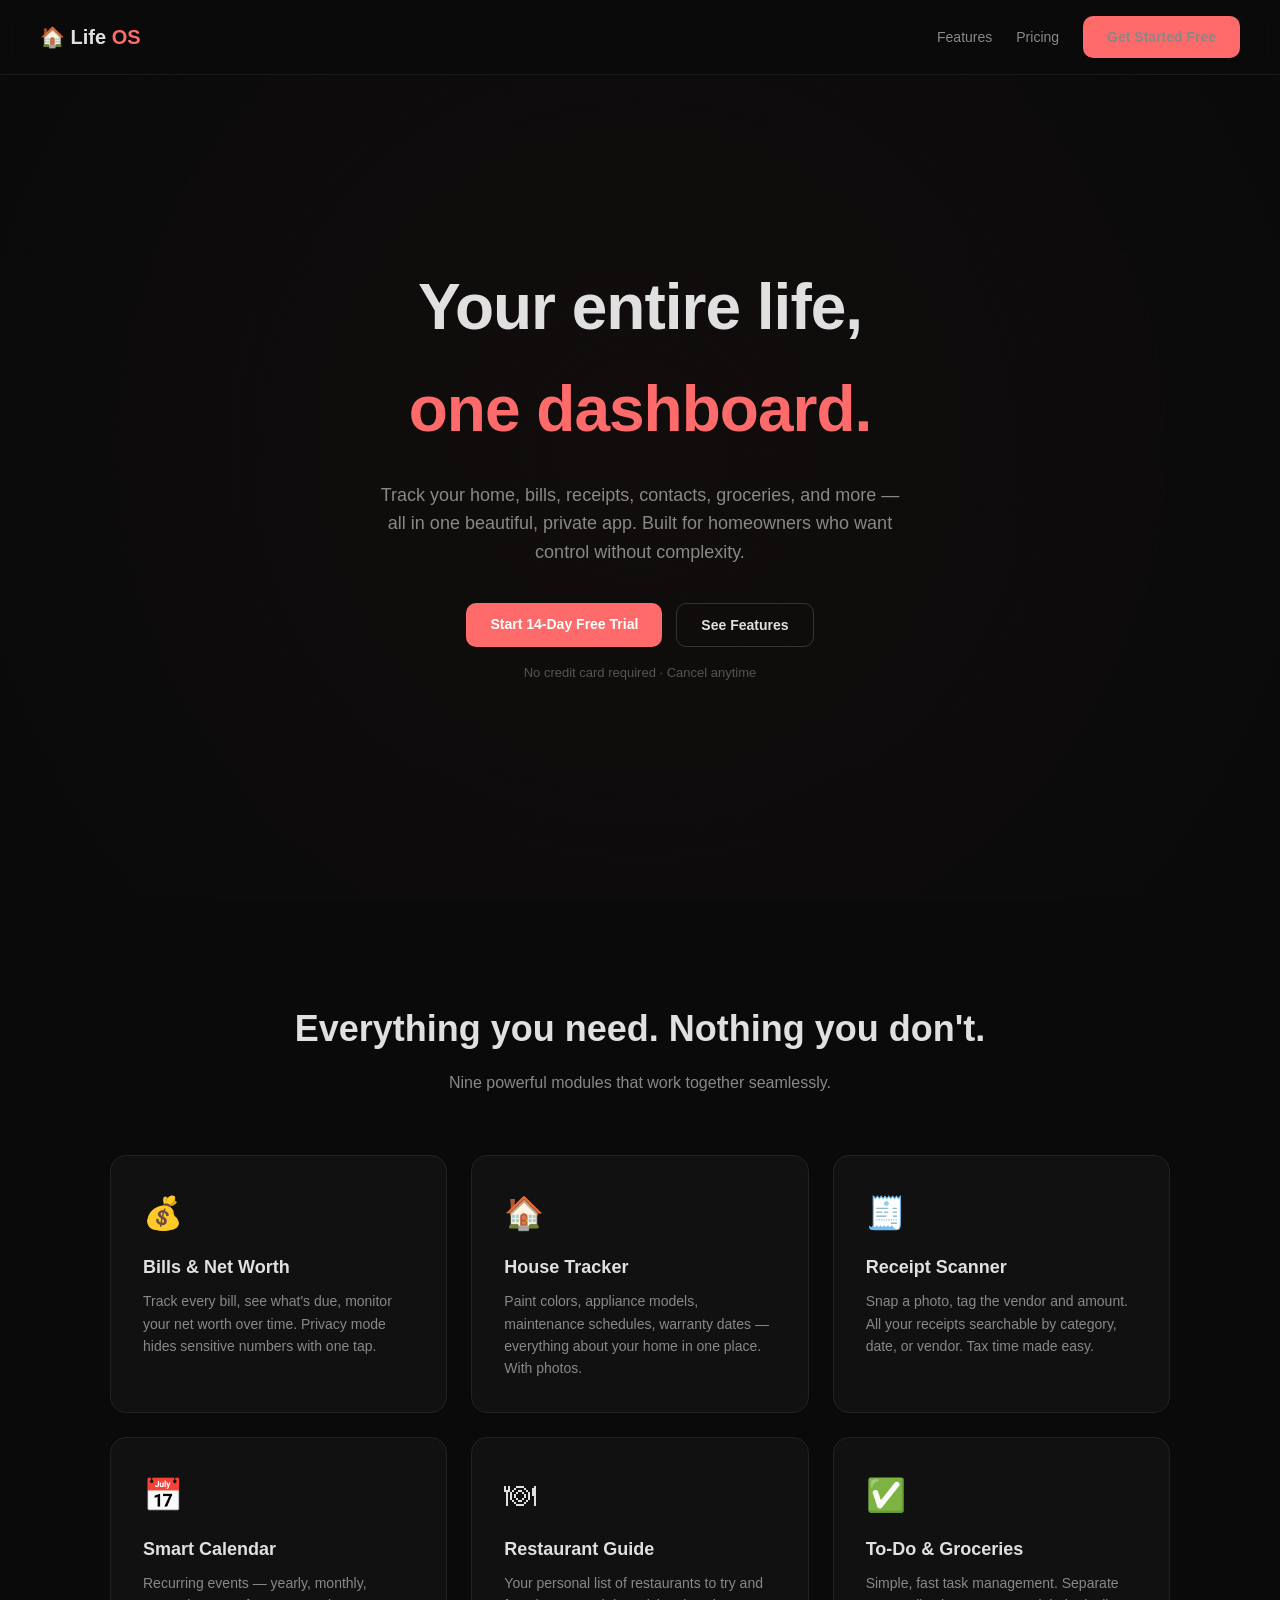
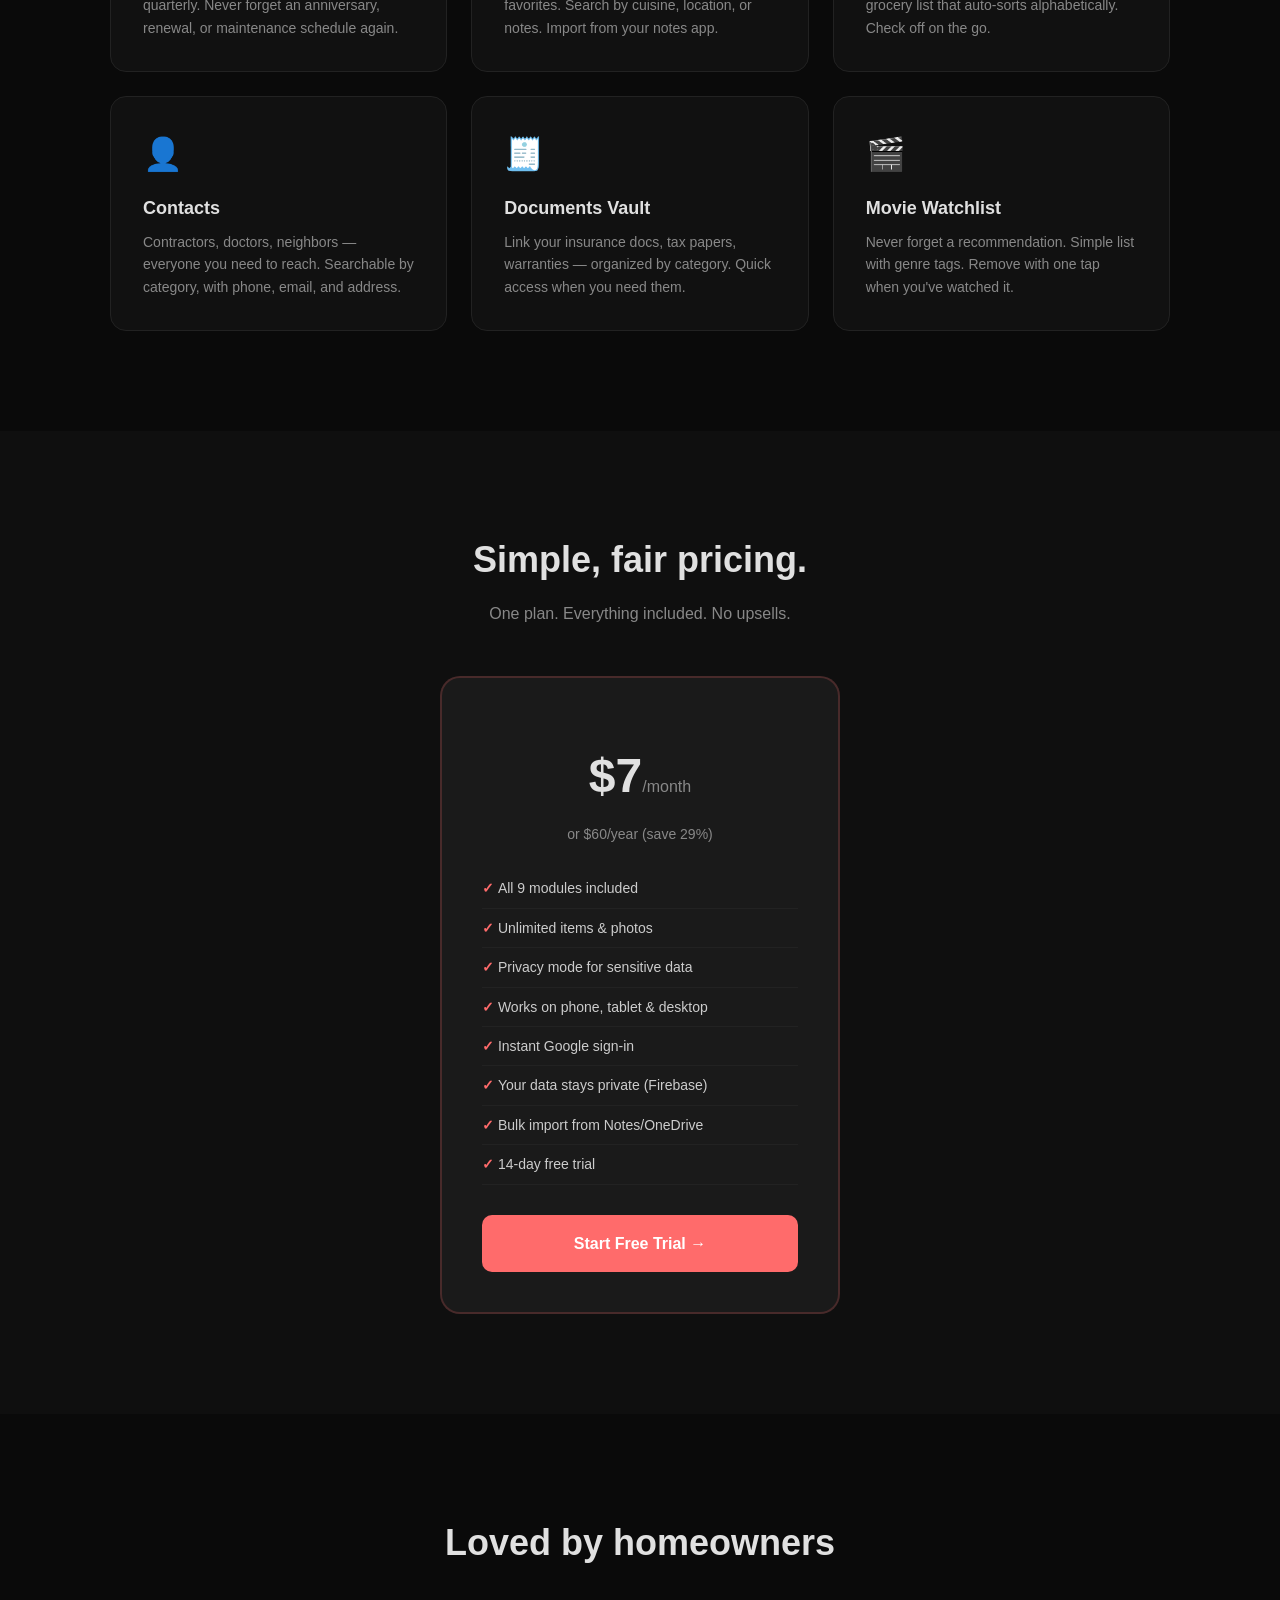
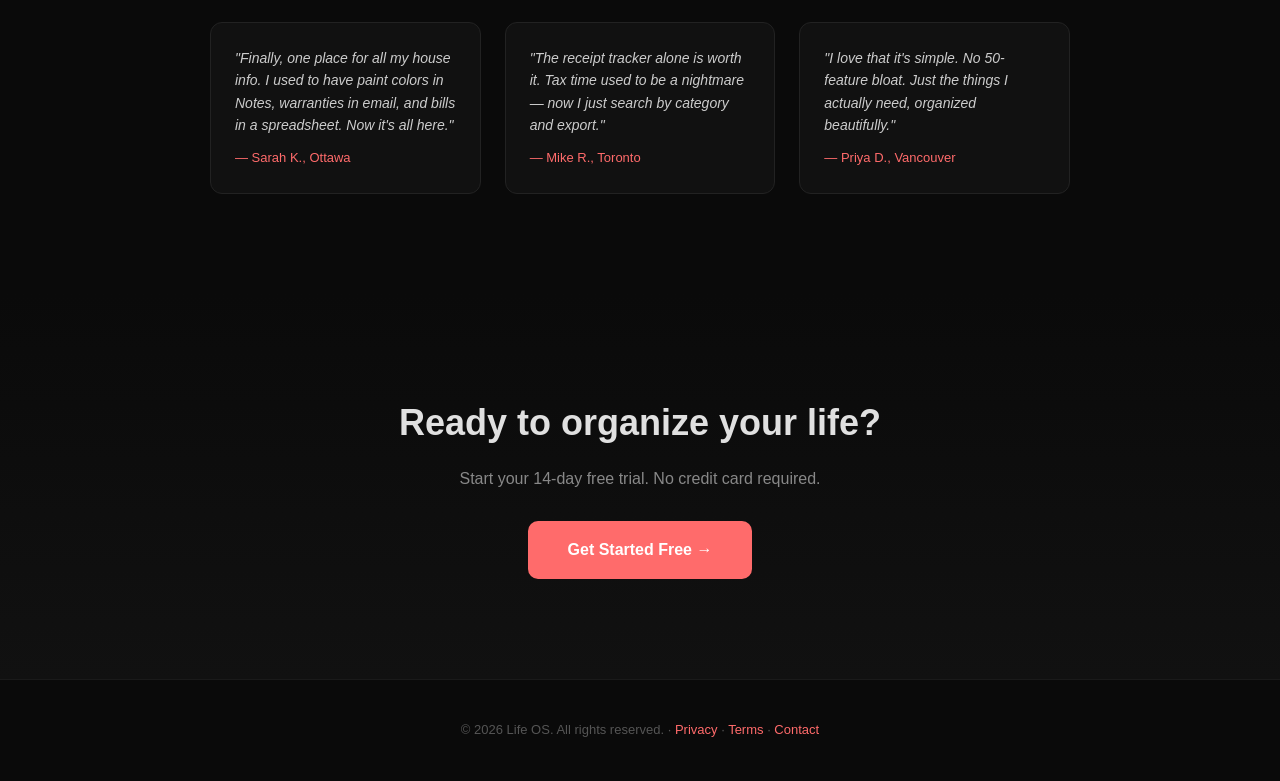
<file: landing.html>
<!DOCTYPE html>
<html lang="en">
<head>
<meta charset="UTF-8">
<meta name="viewport" content="width=device-width, initial-scale=1.0">
<title>Life OS — Your Life, Organized</title>
<meta name="description" content="The all-in-one personal dashboard for homeowners. Track bills, house maintenance, receipts, contacts, and more. 14-day free trial.">
<style>
* { margin: 0; padding: 0; box-sizing: border-box; }
body { font-family: -apple-system, BlinkMacSystemFont, 'Segoe UI', Roboto, sans-serif; background: #0a0a0a; color: #e0e0e0; line-height: 1.6; }
a { color: #ff6b6b; text-decoration: none; }
a:hover { text-decoration: underline; }

/* Nav */
.nav { position: fixed; top: 0; left: 0; right: 0; padding: 16px 40px; display: flex; justify-content: space-between; align-items: center; background: rgba(10,10,10,0.9); backdrop-filter: blur(10px); z-index: 100; border-bottom: 1px solid #1a1a1a; }
.nav-brand { font-size: 20px; font-weight: 700; }
.nav-brand span { color: #ff6b6b; }
.nav-links { display: flex; gap: 24px; align-items: center; }
.nav-links a { color: #888; font-size: 14px; }
.nav-links a:hover { color: #e0e0e0; text-decoration: none; }
.btn { display: inline-block; padding: 10px 24px; border-radius: 10px; font-size: 14px; font-weight: 600; cursor: pointer; transition: all 0.2s; border: none; }
.btn-primary { background: #ff6b6b; color: #fff; }
.btn-primary:hover { background: #ff5252; transform: translateY(-1px); text-decoration: none; }
.btn-secondary { background: transparent; border: 1px solid #333; color: #e0e0e0; }
.btn-secondary:hover { border-color: #ff6b6b; text-decoration: none; }

/* Hero */
.hero { min-height: 100vh; display: flex; align-items: center; justify-content: center; text-align: center; padding: 120px 20px 80px; position: relative; overflow: hidden; }
.hero::before { content: ''; position: absolute; top: -50%; left: -50%; width: 200%; height: 200%; background: radial-gradient(circle at 50% 50%, rgba(255,107,107,0.03) 0%, transparent 50%); }
.hero-content { max-width: 700px; position: relative; z-index: 1; }
.hero h1 { font-size: clamp(40px, 6vw, 64px); font-weight: 800; margin-bottom: 20px; letter-spacing: -1px; }
.hero h1 span { color: #ff6b6b; }
.hero p { font-size: 18px; color: #888; margin-bottom: 36px; max-width: 540px; margin-left: auto; margin-right: auto; }
.hero-cta { display: flex; gap: 14px; justify-content: center; flex-wrap: wrap; }
.hero-sub { font-size: 13px; color: #555; margin-top: 16px; }

/* Features */
.features { padding: 100px 20px; max-width: 1100px; margin: 0 auto; }
.features h2 { text-align: center; font-size: 36px; margin-bottom: 12px; }
.features .subtitle { text-align: center; color: #888; margin-bottom: 60px; font-size: 16px; }
.feature-grid { display: grid; grid-template-columns: repeat(auto-fit, minmax(300px, 1fr)); gap: 24px; }
.feature-card { background: #111; border: 1px solid #222; border-radius: 16px; padding: 32px; transition: border-color 0.2s; }
.feature-card:hover { border-color: #ff6b6b33; }
.feature-icon { font-size: 32px; margin-bottom: 14px; }
.feature-card h3 { font-size: 18px; margin-bottom: 8px; }
.feature-card p { font-size: 14px; color: #888; }

/* Pricing */
.pricing { padding: 100px 20px; background: #0f0f0f; }
.pricing h2 { text-align: center; font-size: 36px; margin-bottom: 12px; }
.pricing .subtitle { text-align: center; color: #888; margin-bottom: 50px; font-size: 16px; }
.pricing-card { max-width: 400px; margin: 0 auto; background: #1a1a1a; border: 2px solid #ff6b6b33; border-radius: 20px; padding: 40px; text-align: center; }
.pricing-card .price { font-size: 48px; font-weight: 800; margin: 20px 0 8px; }
.pricing-card .price span { font-size: 16px; color: #888; font-weight: 400; }
.pricing-card .period { font-size: 14px; color: #888; margin-bottom: 24px; }
.pricing-features { list-style: none; text-align: left; margin-bottom: 30px; }
.pricing-features li { padding: 8px 0; font-size: 14px; color: #ccc; border-bottom: 1px solid #222; }
.pricing-features li::before { content: '✓ '; color: #ff6b6b; font-weight: 700; }

/* Testimonials */
.testimonials { padding: 100px 20px; max-width: 900px; margin: 0 auto; }
.testimonials h2 { text-align: center; font-size: 36px; margin-bottom: 50px; }
.testimonial-grid { display: grid; grid-template-columns: repeat(auto-fit, minmax(250px, 1fr)); gap: 24px; }
.testimonial-card { background: #111; border: 1px solid #222; border-radius: 12px; padding: 24px; }
.testimonial-card p { font-size: 14px; color: #ccc; font-style: italic; margin-bottom: 12px; }
.testimonial-card .author { font-size: 13px; color: #ff6b6b; }

/* CTA */
.cta-section { padding: 100px 20px; text-align: center; background: linear-gradient(180deg, #0a0a0a 0%, #111 100%); }
.cta-section h2 { font-size: 36px; margin-bottom: 14px; }
.cta-section p { color: #888; margin-bottom: 30px; font-size: 16px; }

/* Footer */
.footer { padding: 40px 20px; border-top: 1px solid #1a1a1a; text-align: center; font-size: 13px; color: #555; }

/* Mobile */
@media (max-width: 768px) {
  .nav { padding: 14px 20px; }
  .nav-links a:not(.btn) { display: none; }
  .features, .testimonials { padding: 60px 20px; }
  .pricing { padding: 60px 20px; }
}
</style>
</head>
<body>

<!-- Nav -->
<nav class="nav">
  <div class="nav-brand">🏠 Life <span>OS</span></div>
  <div class="nav-links">
    <a href="#features">Features</a>
    <a href="#pricing">Pricing</a>
    <a href="index.html" class="btn btn-primary">Get Started Free</a>
  </div>
</nav>

<!-- Hero -->
<section class="hero">
  <div class="hero-content">
    <h1>Your entire life,<br><span>one dashboard.</span></h1>
    <p>Track your home, bills, receipts, contacts, groceries, and more — all in one beautiful, private app. Built for homeowners who want control without complexity.</p>
    <div class="hero-cta">
      <a href="index.html" class="btn btn-primary">Start 14-Day Free Trial</a>
      <a href="#features" class="btn btn-secondary">See Features</a>
    </div>
    <div class="hero-sub">No credit card required · Cancel anytime</div>
  </div>
</section>

<!-- Features -->
<section class="features" id="features">
  <h2>Everything you need. Nothing you don't.</h2>
  <p class="subtitle">Nine powerful modules that work together seamlessly.</p>
  <div class="feature-grid">
    <div class="feature-card">
      <div class="feature-icon">💰</div>
      <h3>Bills & Net Worth</h3>
      <p>Track every bill, see what's due, monitor your net worth over time. Privacy mode hides sensitive numbers with one tap.</p>
    </div>
    <div class="feature-card">
      <div class="feature-icon">🏠</div>
      <h3>House Tracker</h3>
      <p>Paint colors, appliance models, maintenance schedules, warranty dates — everything about your home in one place. With photos.</p>
    </div>
    <div class="feature-card">
      <div class="feature-icon">🧾</div>
      <h3>Receipt Scanner</h3>
      <p>Snap a photo, tag the vendor and amount. All your receipts searchable by category, date, or vendor. Tax time made easy.</p>
    </div>
    <div class="feature-card">
      <div class="feature-icon">📅</div>
      <h3>Smart Calendar</h3>
      <p>Recurring events — yearly, monthly, quarterly. Never forget an anniversary, renewal, or maintenance schedule again.</p>
    </div>
    <div class="feature-card">
      <div class="feature-icon">🍽</div>
      <h3>Restaurant Guide</h3>
      <p>Your personal list of restaurants to try and favorites. Search by cuisine, location, or notes. Import from your notes app.</p>
    </div>
    <div class="feature-card">
      <div class="feature-icon">✅</div>
      <h3>To-Do & Groceries</h3>
      <p>Simple, fast task management. Separate grocery list that auto-sorts alphabetically. Check off on the go.</p>
    </div>
    <div class="feature-card">
      <div class="feature-icon">👤</div>
      <h3>Contacts</h3>
      <p>Contractors, doctors, neighbors — everyone you need to reach. Searchable by category, with phone, email, and address.</p>
    </div>
    <div class="feature-card">
      <div class="feature-icon">🧾</div>
      <h3>Documents Vault</h3>
      <p>Link your insurance docs, tax papers, warranties — organized by category. Quick access when you need them.</p>
    </div>
    <div class="feature-card">
      <div class="feature-icon">🎬</div>
      <h3>Movie Watchlist</h3>
      <p>Never forget a recommendation. Simple list with genre tags. Remove with one tap when you've watched it.</p>
    </div>
  </div>
</section>

<!-- Pricing -->
<section class="pricing" id="pricing">
  <h2>Simple, fair pricing.</h2>
  <p class="subtitle">One plan. Everything included. No upsells.</p>
  <div class="pricing-card">
    <div class="price">$7<span>/month</span></div>
    <div class="period">or $60/year (save 29%)</div>
    <ul class="pricing-features">
      <li>All 9 modules included</li>
      <li>Unlimited items & photos</li>
      <li>Privacy mode for sensitive data</li>
      <li>Works on phone, tablet & desktop</li>
      <li>Instant Google sign-in</li>
      <li>Your data stays private (Firebase)</li>
      <li>Bulk import from Notes/OneDrive</li>
      <li>14-day free trial</li>
    </ul>
    <a href="index.html" class="btn btn-primary" style="width:100%;display:block;text-align:center;padding:16px;font-size:16px">Start Free Trial →</a>
  </div>
</section>

<!-- Testimonials -->
<section class="testimonials">
  <h2>Loved by homeowners</h2>
  <div class="testimonial-grid">
    <div class="testimonial-card">
      <p>"Finally, one place for all my house info. I used to have paint colors in Notes, warranties in email, and bills in a spreadsheet. Now it's all here."</p>
      <div class="author">— Sarah K., Ottawa</div>
    </div>
    <div class="testimonial-card">
      <p>"The receipt tracker alone is worth it. Tax time used to be a nightmare — now I just search by category and export."</p>
      <div class="author">— Mike R., Toronto</div>
    </div>
    <div class="testimonial-card">
      <p>"I love that it's simple. No 50-feature bloat. Just the things I actually need, organized beautifully."</p>
      <div class="author">— Priya D., Vancouver</div>
    </div>
  </div>
</section>

<!-- CTA -->
<section class="cta-section">
  <h2>Ready to organize your life?</h2>
  <p>Start your 14-day free trial. No credit card required.</p>
  <a href="index.html" class="btn btn-primary" style="padding:16px 40px;font-size:16px">Get Started Free →</a>
</section>

<!-- Footer -->
<footer class="footer">
  <p>© 2026 Life OS. All rights reserved. · <a href="#">Privacy</a> · <a href="#">Terms</a> · <a href="mailto:support@lifeos.app">Contact</a></p>
</footer>

</body>
</html>
</file>
